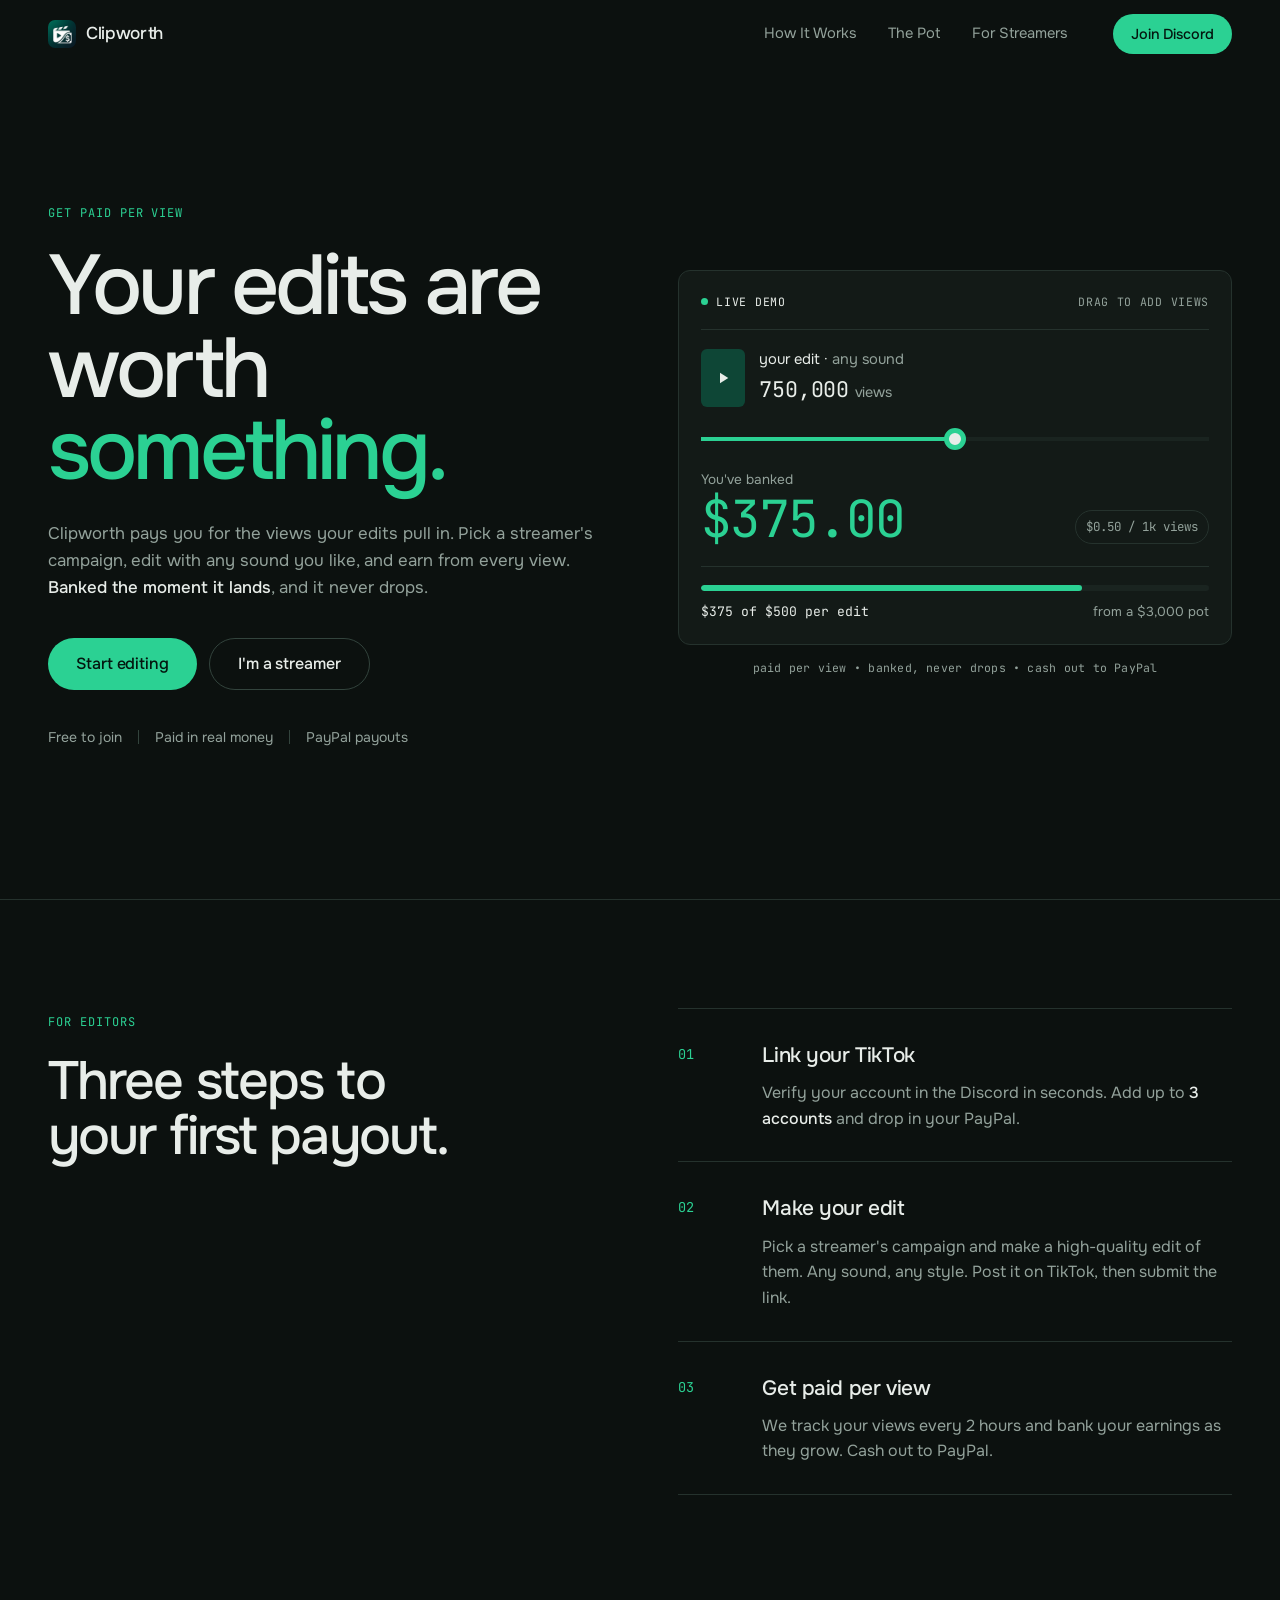
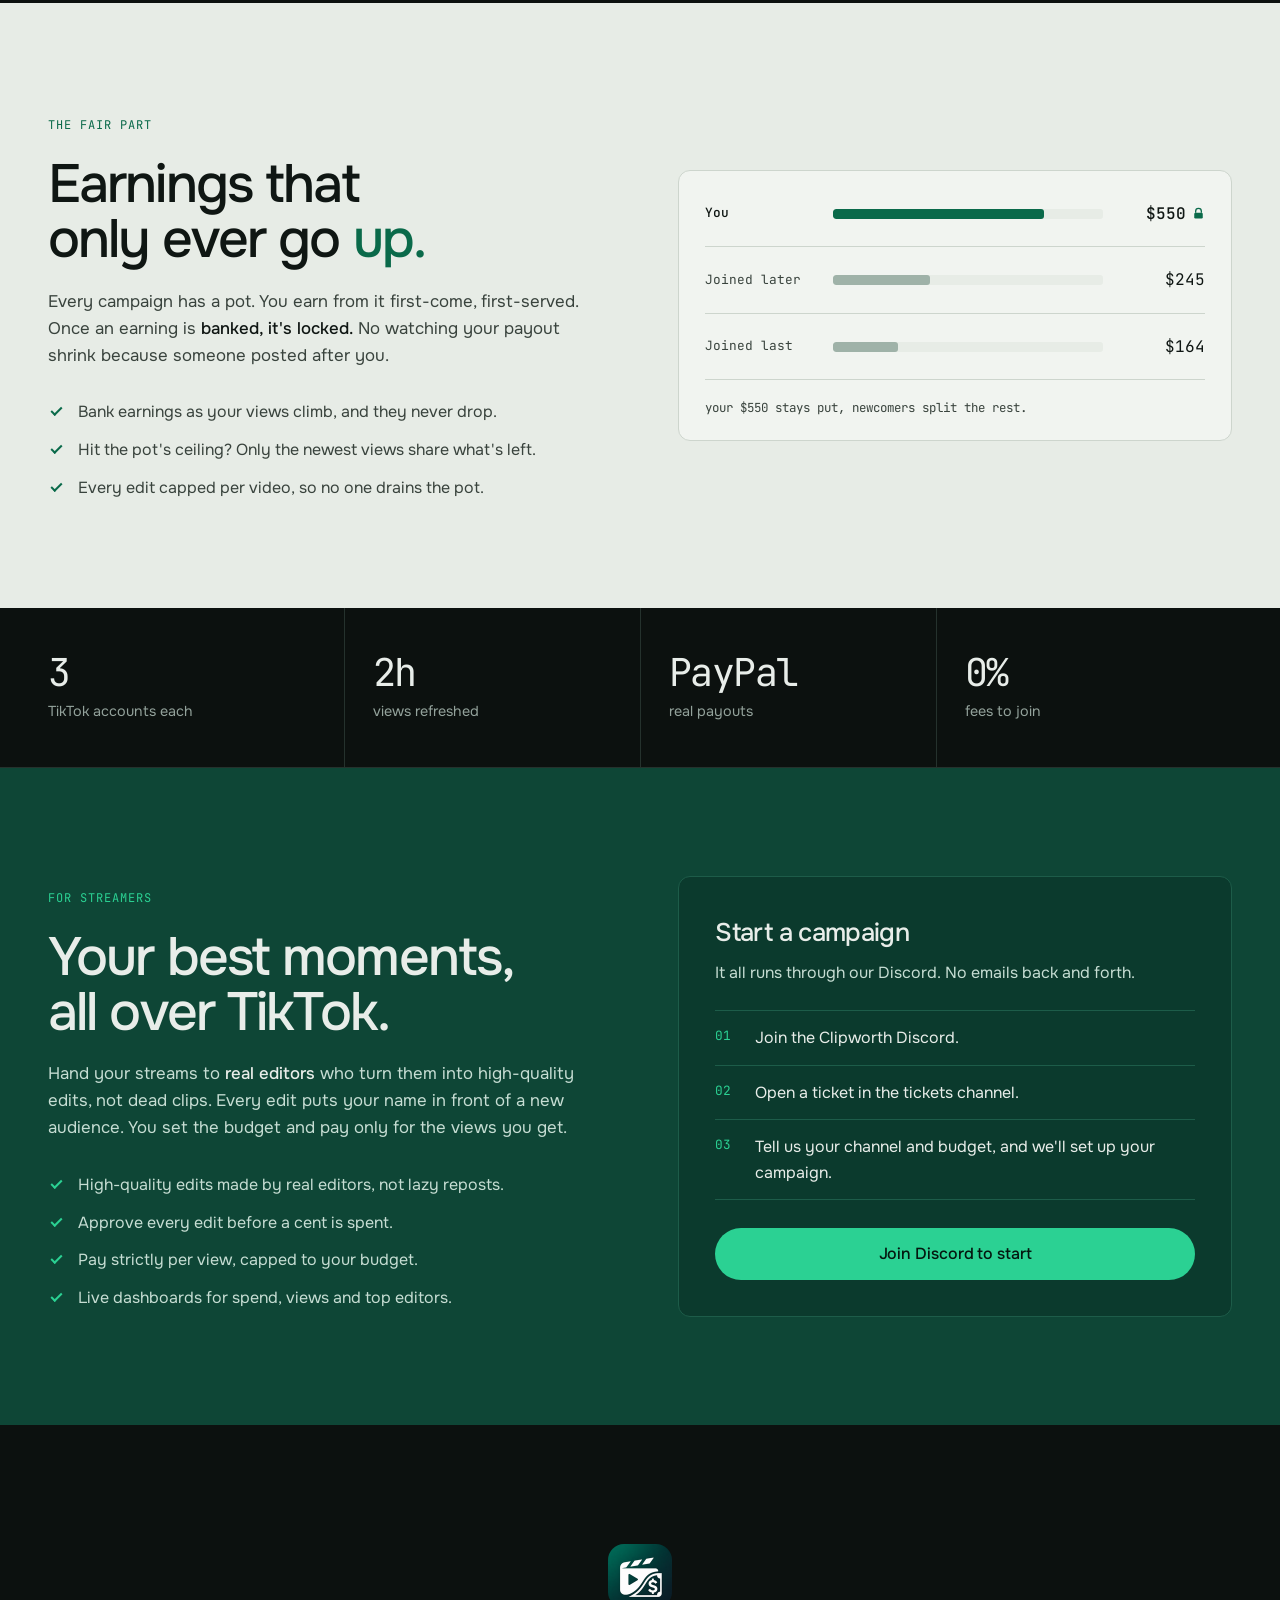
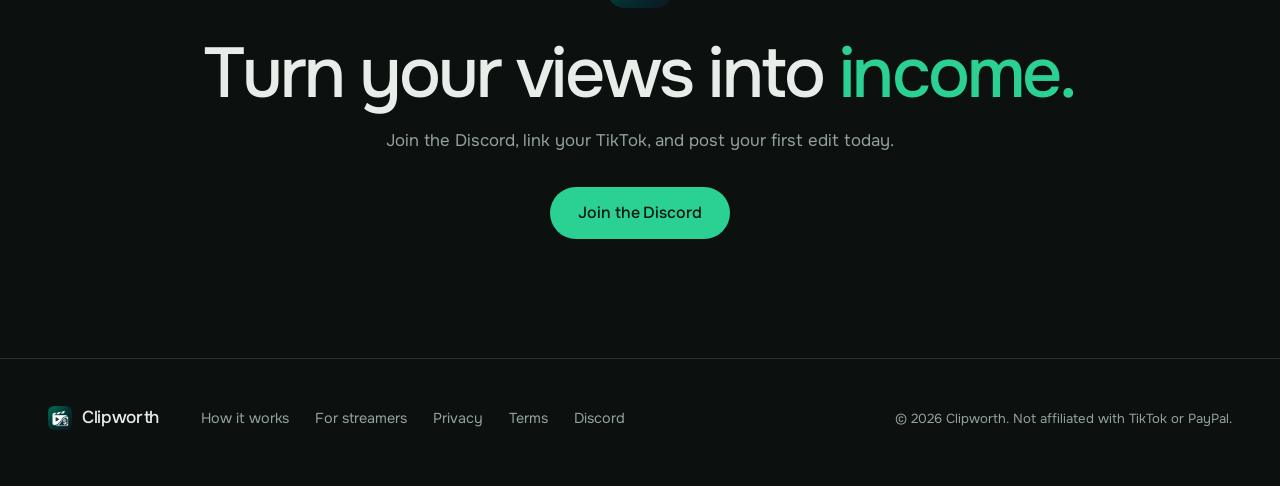
<file: index.html>
<!DOCTYPE html>
<html lang="en">
<head>
  <meta charset="UTF-8" />
  <meta name="viewport" content="width=device-width, initial-scale=1.0" />
  <title>Clipworth | Get paid for the views</title>
  <meta name="description" content="Clipworth pays editors for the views their TikTok edits get. Make high-quality edits of streamers, use any sound, and earn from every view, banked the moment it lands." />

  <!-- Open Graph -->
  <meta property="og:title" content="Clipworth | Get paid for the views" />
  <meta property="og:description" content="Make TikTok edits of streamers. Any sound. Earn per view, banked the moment it lands." />
  <meta property="og:type" content="website" />
  <meta property="og:image" content="assets/logo.png" />
  <meta name="twitter:card" content="summary" />
  <meta name="theme-color" content="#0c110f" />

  <link rel="icon" type="image/png" href="assets/logo-128.png" />

  <link rel="preconnect" href="https://fonts.googleapis.com" />
  <link rel="preconnect" href="https://fonts.gstatic.com" crossorigin />
  <link href="https://fonts.googleapis.com/css2?family=Onest:wght@400;500&family=JetBrains+Mono:wght@400;500&display=swap" rel="stylesheet" />

  <link rel="stylesheet" href="styles.css" />
</head>
<body>
  <!-- Nav -->
  <header class="nav" id="nav">
    <div class="nav-inner">
      <a class="brand" href="#top" aria-label="Clipworth home">
        <img src="assets/logo-128.png" alt="" class="brand-mark" width="28" height="28" fetchpriority="high" />
        <span class="brand-name" translate="no">Clipworth</span>
      </a>
      <nav class="nav-links" aria-label="Primary">
        <a href="#how">How It Works</a>
        <a href="#fairness">The Pot</a>
        <a href="#streamers">For Streamers</a>
      </nav>
      <a href="#" data-discord class="btn btn-solid btn-sm nav-cta">Join Discord</a>
      <button class="nav-burger" id="burger" aria-label="Menu" aria-expanded="false" aria-controls="nav">
        <span></span><span></span>
      </button>
    </div>
  </header>

  <main id="top">
    <!-- Hero -->
    <section class="hero">
      <div class="wrap hero-grid">
        <div class="hero-copy enter">
          <span class="eyebrow">Get paid per view</span>
          <h1 class="display">Your edits are<br/>worth <span class="grad">something.</span></h1>
          <p class="lede">
            Clipworth pays you for the views your edits pull in. Pick a streamer's
            campaign, edit with any sound you like, and earn from every view.
            <strong>Banked the moment it lands</strong>, and it never drops.
          </p>
          <div class="hero-actions">
            <a href="#" data-discord class="btn btn-solid btn-lg">Start editing</a>
            <a href="#streamers" class="btn btn-line btn-lg">I'm a streamer</a>
          </div>
          <div class="hero-trust">
            <span>Free to join</span><i></i><span>Paid in real money</span><i></i><span>PayPal payouts</span>
          </div>
        </div>

        <!-- Signature: live earnings demo -->
        <div class="hero-demo enter enter-2">
          <div class="demo" id="demo">
            <div class="demo-head">
              <span class="demo-live"><span class="pulse"></span>Live demo</span>
              <span class="demo-hint">drag to add views</span>
            </div>
            <div class="demo-clip">
              <div class="demo-thumb" aria-hidden="true">
                <svg viewBox="0 0 24 24" width="18" height="18"><path d="M8 5v14l11-7z" fill="currentColor"/></svg>
              </div>
              <div class="demo-clip-meta">
                <div class="demo-clip-title">your edit · <span class="muted">any sound</span></div>
                <div class="demo-views"><span id="viewNum" class="mono">0</span> <span class="muted">views</span></div>
              </div>
            </div>
            <input type="range" id="viewSlider" class="slider" min="0" max="1500000" value="750000" step="1000" aria-label="Views on your edit" />
            <div class="demo-earn">
              <div>
                <div class="earn-label">You've banked</div>
                <div class="earn-amount mono">$<span id="earnNum">0</span></div>
              </div>
              <div class="earn-rate mono">$0.50 / 1k views</div>
            </div>
            <div class="pot">
              <div class="pot-track"><span id="potFill" class="pot-fill"></span></div>
              <div class="pot-label">
                <span id="potText" class="mono">$0 of $500 per edit</span>
                <span class="muted">from a $3,000 pot</span>
              </div>
            </div>
          </div>
          <div class="demo-foot mono">paid per view • banked, never drops • cash out to PayPal</div>
        </div>
      </div>
    </section>

    <!-- How it works -->
    <section class="how" id="how">
      <div class="wrap how-grid">
        <div class="section-head">
          <span class="eyebrow">For editors</span>
          <h2 class="display">Three steps to your first payout.</h2>
        </div>
        <ol class="steps">
          <li class="step">
            <span class="step-no mono">01</span>
            <div class="step-body">
              <h3>Link your TikTok</h3>
              <p>Verify your account in the Discord in seconds. Add up to <strong>3 accounts</strong> and drop in your PayPal.</p>
            </div>
          </li>
          <li class="step">
            <span class="step-no mono">02</span>
            <div class="step-body">
              <h3>Make your edit</h3>
              <p>Pick a streamer's campaign and make a high-quality edit of them. Any sound, any style. Post it on TikTok, then submit the link.</p>
            </div>
          </li>
          <li class="step">
            <span class="step-no mono">03</span>
            <div class="step-body">
              <h3>Get paid per view</h3>
              <p>We track your views every 2 hours and bank your earnings as they grow. Cash out to PayPal.</p>
            </div>
          </li>
        </ol>
      </div>
    </section>

    <!-- The pot / fairness -->
    <section class="fairness" id="fairness">
      <div class="wrap fairness-grid">
        <div class="fairness-copy">
          <span class="eyebrow">The fair part</span>
          <h2 class="display">Earnings that only ever go <span class="grad">up.</span></h2>
          <p class="lede">
            Every campaign has a pot. You earn from it first-come, first-served.
            Once an earning is <strong>banked, it's locked.</strong> No watching
            your payout shrink because someone posted after you.
          </p>
          <ul class="ticks">
            <li>Bank earnings as your views climb, and they never drop.</li>
            <li>Hit the pot's ceiling? Only the newest views share what's left.</li>
            <li>Every edit capped per video, so no one drains the pot.</li>
          </ul>
        </div>
        <div class="ledger">
          <div class="bank-row is-you">
            <span class="bank-name mono">You</span>
            <span class="bank-bar"><span style="width:78%"></span></span>
            <span class="bank-val mono">$550 <svg class="lock" viewBox="0 0 16 16" width="13" height="13" aria-hidden="true"><path d="M4.5 7V5.25a3.5 3.5 0 0 1 7 0V7" fill="none" stroke="currentColor" stroke-width="1.6"/><rect x="2.75" y="7" width="10.5" height="7.25" rx="1.5" fill="currentColor"/></svg></span>
          </div>
          <div class="bank-row">
            <span class="bank-name mono">Joined later</span>
            <span class="bank-bar"><span style="width:36%"></span></span>
            <span class="bank-val mono">$245</span>
          </div>
          <div class="bank-row">
            <span class="bank-name mono">Joined last</span>
            <span class="bank-bar"><span style="width:24%"></span></span>
            <span class="bank-val mono">$164</span>
          </div>
          <div class="bank-foot mono">your $550 stays put, newcomers split the rest.</div>
        </div>
      </div>
    </section>

    <!-- Facts band -->
    <section class="facts">
      <div class="wrap facts-row">
        <div class="fact"><span class="fact-num mono">3</span><span class="fact-lbl">TikTok accounts each</span></div>
        <div class="fact"><span class="fact-num mono">2h</span><span class="fact-lbl">views refreshed</span></div>
        <div class="fact"><span class="fact-num mono">PayPal</span><span class="fact-lbl">real payouts</span></div>
        <div class="fact"><span class="fact-num mono">0%</span><span class="fact-lbl">fees to join</span></div>
      </div>
    </section>

    <!-- For streamers -->
    <section class="streamers" id="streamers">
      <div class="wrap streamers-grid">
        <div class="streamers-copy">
          <span class="eyebrow">For streamers</span>
          <h2 class="display">Your best moments, all over TikTok.</h2>
          <p class="lede">
            Hand your streams to <strong>real editors</strong> who turn them into
            high-quality edits, not dead clips. Every edit puts your name in
            front of a new audience. You set the budget and pay only for the
            views you get.
          </p>
          <ul class="ticks">
            <li>High-quality edits made by real editors, not lazy reposts.</li>
            <li>Approve every edit before a cent is spent.</li>
            <li>Pay strictly per view, capped to your budget.</li>
            <li>Live dashboards for spend, views and top editors.</li>
          </ul>
        </div>
        <div class="enquiry">
          <h3>Start a campaign</h3>
          <p class="enquiry-sub">It all runs through our Discord. No emails back and forth.</p>
          <ol class="enquiry-steps">
            <li>Join the Clipworth Discord.</li>
            <li>Open a ticket in the tickets channel.</li>
            <li>Tell us your channel and budget, and we'll set up your campaign.</li>
          </ol>
          <a href="#" data-discord class="btn btn-solid btn-block">Join Discord to start</a>
        </div>
      </div>
    </section>

    <!-- Final CTA -->
    <section class="cta">
      <div class="wrap cta-inner">
        <img src="assets/logo-128.png" alt="" class="cta-mark" width="64" height="64" loading="lazy" />
        <h2 class="display">Turn your views into <span class="grad">income.</span></h2>
        <p class="lede">Join the Discord, link your TikTok, and post your first edit today.</p>
        <a href="#" data-discord class="btn btn-solid btn-lg">Join the Discord</a>
      </div>
    </section>
  </main>

  <footer class="footer">
    <div class="wrap footer-inner">
      <div class="footer-brand">
        <img src="assets/logo-128.png" alt="" class="brand-mark" width="24" height="24" loading="lazy" />
        <span class="brand-name" translate="no">Clipworth</span>
      </div>
      <nav class="footer-links" aria-label="Footer">
        <a href="#how">How it works</a>
        <a href="#streamers">For streamers</a>
        <a href="privacy.html">Privacy</a>
        <a href="terms.html">Terms</a>
        <a href="#" data-discord>Discord</a>
      </nav>
      <p class="footer-fine">© <span id="year">2026</span> Clipworth. Not affiliated with TikTok or PayPal.</p>
    </div>
  </footer>

  <script src="script.js"></script>
</body>
</html>
</file>
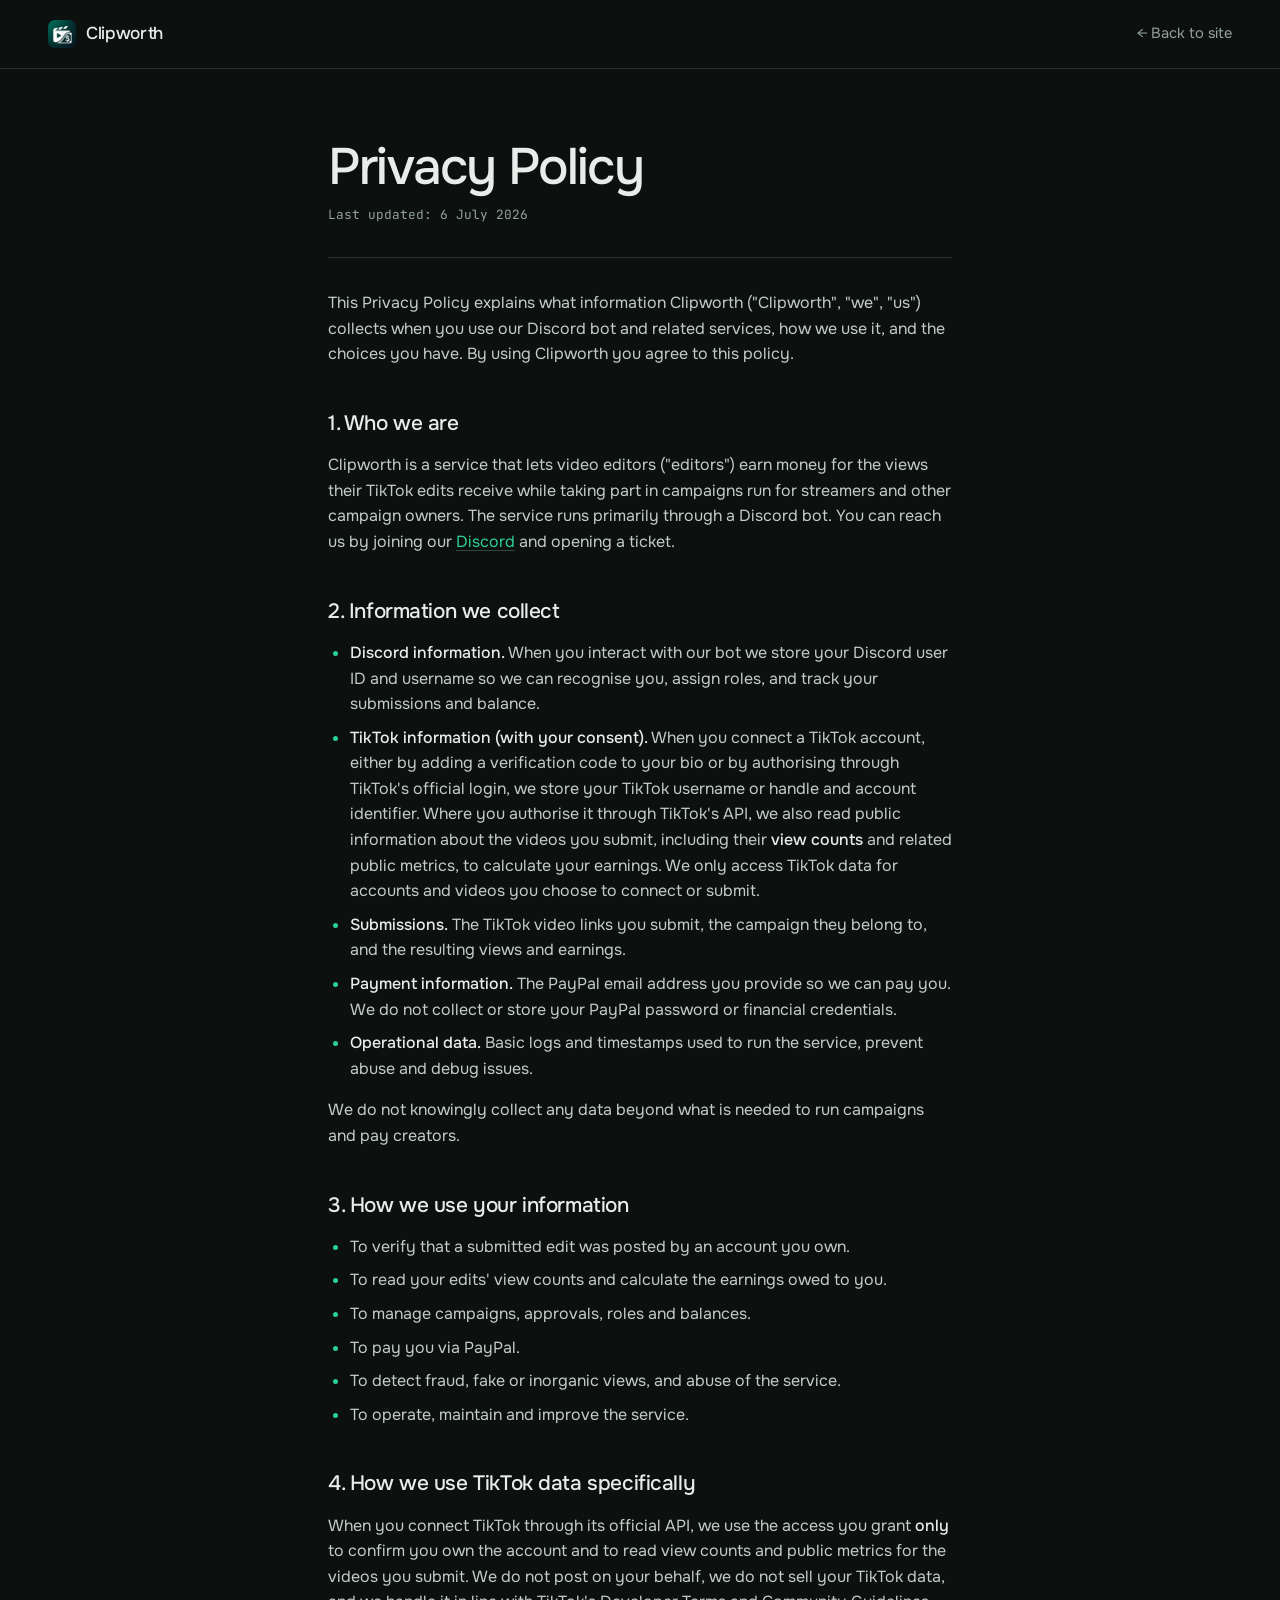
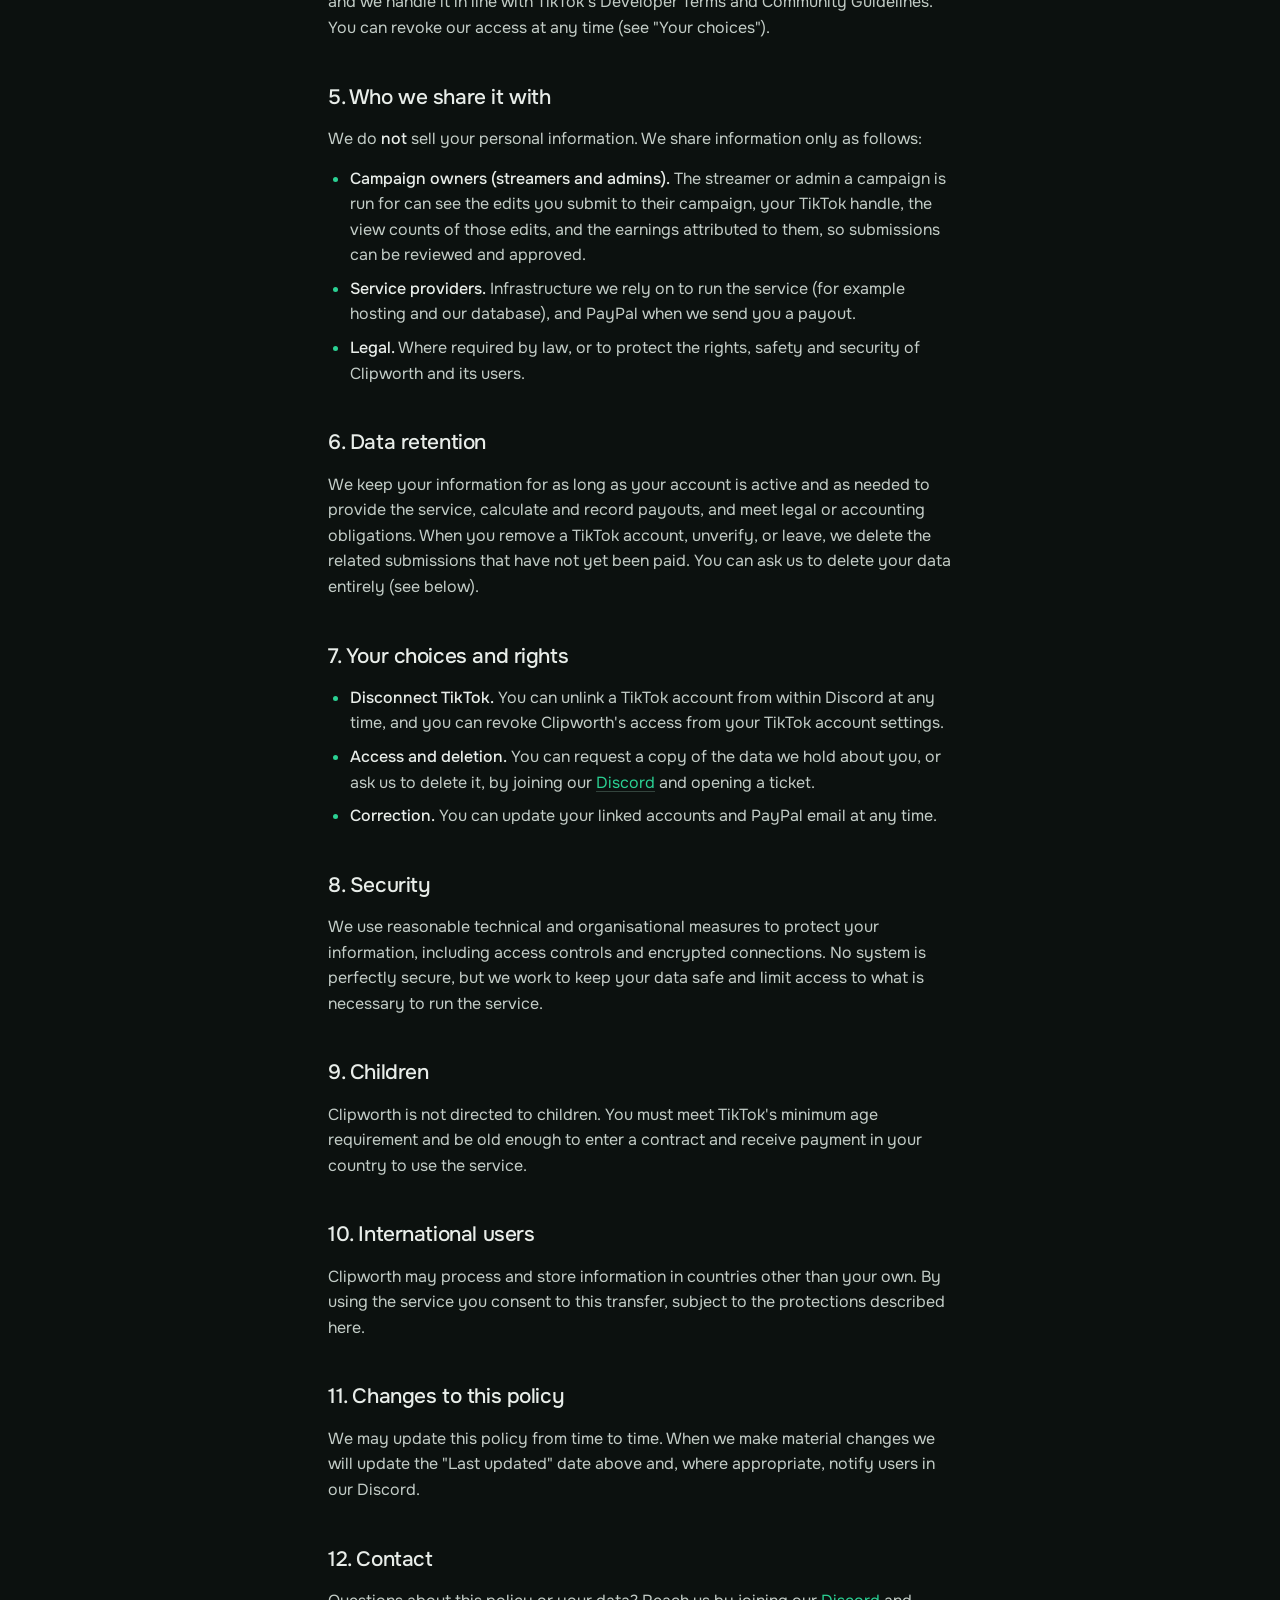
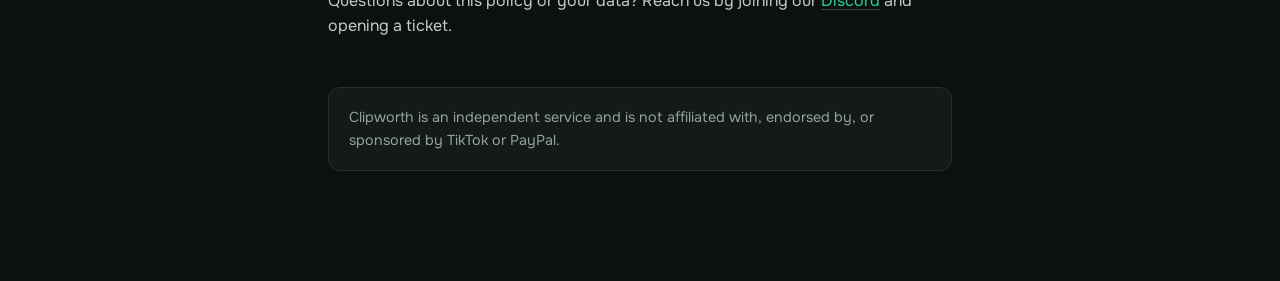
<file: privacy.html>
<!DOCTYPE html>
<html lang="en">
<head>
  <meta charset="UTF-8" />
  <meta name="viewport" content="width=device-width, initial-scale=1.0" />
  <title>Privacy Policy | Clipworth</title>
  <meta name="description" content="How Clipworth collects, uses and protects your data." />
  <meta name="robots" content="index,follow" />
  <meta name="theme-color" content="#0c110f" />
  <link rel="icon" type="image/png" href="assets/logo-128.png" />
  <link rel="preconnect" href="https://fonts.googleapis.com" />
  <link rel="preconnect" href="https://fonts.gstatic.com" crossorigin />
  <link href="https://fonts.googleapis.com/css2?family=Onest:wght@400;500&family=JetBrains+Mono:wght@400;500&display=swap" rel="stylesheet" />
  <link rel="stylesheet" href="styles.css" />
</head>
<body>
  <header class="legal-nav">
    <a class="brand" href="index.html" aria-label="Clipworth home">
      <img src="assets/logo-128.png" alt="" class="brand-mark" width="28" height="28" />
      <span class="brand-name" translate="no">Clipworth</span>
    </a>
    <a class="back" href="index.html">← Back to site</a>
  </header>

  <main class="legal">
    <h1>Privacy Policy</h1>
    <p class="updated">Last updated: 6 July 2026</p>

    <p>This Privacy Policy explains what information Clipworth ("Clipworth", "we", "us") collects when you use our Discord bot and related services, how we use it, and the choices you have. By using Clipworth you agree to this policy.</p>

    <h2>1. Who we are</h2>
    <p>Clipworth is a service that lets video editors ("editors") earn money for the views their TikTok edits receive while taking part in campaigns run for streamers and other campaign owners. The service runs primarily through a Discord bot. You can reach us by joining our <a href="https://discord.gg/85J8GQTShh">Discord</a> and opening a ticket.</p>

    <h2>2. Information we collect</h2>
    <ul>
      <li><strong>Discord information.</strong> When you interact with our bot we store your Discord user ID and username so we can recognise you, assign roles, and track your submissions and balance.</li>
      <li><strong>TikTok information (with your consent).</strong> When you connect a TikTok account, either by adding a verification code to your bio or by authorising through TikTok's official login, we store your TikTok username or handle and account identifier. Where you authorise it through TikTok's API, we also read public information about the videos you submit, including their <strong>view counts</strong> and related public metrics, to calculate your earnings. We only access TikTok data for accounts and videos you choose to connect or submit.</li>
      <li><strong>Submissions.</strong> The TikTok video links you submit, the campaign they belong to, and the resulting views and earnings.</li>
      <li><strong>Payment information.</strong> The PayPal email address you provide so we can pay you. We do not collect or store your PayPal password or financial credentials.</li>
      <li><strong>Operational data.</strong> Basic logs and timestamps used to run the service, prevent abuse and debug issues.</li>
    </ul>
    <p>We do not knowingly collect any data beyond what is needed to run campaigns and pay creators.</p>

    <h2>3. How we use your information</h2>
    <ul>
      <li>To verify that a submitted edit was posted by an account you own.</li>
      <li>To read your edits' view counts and calculate the earnings owed to you.</li>
      <li>To manage campaigns, approvals, roles and balances.</li>
      <li>To pay you via PayPal.</li>
      <li>To detect fraud, fake or inorganic views, and abuse of the service.</li>
      <li>To operate, maintain and improve the service.</li>
    </ul>

    <h2>4. How we use TikTok data specifically</h2>
    <p>When you connect TikTok through its official API, we use the access you grant <strong>only</strong> to confirm you own the account and to read view counts and public metrics for the videos you submit. We do not post on your behalf, we do not sell your TikTok data, and we handle it in line with TikTok's Developer Terms and Community Guidelines. You can revoke our access at any time (see "Your choices").</p>

    <h2>5. Who we share it with</h2>
    <p>We do <strong>not</strong> sell your personal information. We share information only as follows:</p>
    <ul>
      <li><strong>Campaign owners (streamers and admins).</strong> The streamer or admin a campaign is run for can see the edits you submit to their campaign, your TikTok handle, the view counts of those edits, and the earnings attributed to them, so submissions can be reviewed and approved.</li>
      <li><strong>Service providers.</strong> Infrastructure we rely on to run the service (for example hosting and our database), and PayPal when we send you a payout.</li>
      <li><strong>Legal.</strong> Where required by law, or to protect the rights, safety and security of Clipworth and its users.</li>
    </ul>

    <h2>6. Data retention</h2>
    <p>We keep your information for as long as your account is active and as needed to provide the service, calculate and record payouts, and meet legal or accounting obligations. When you remove a TikTok account, unverify, or leave, we delete the related submissions that have not yet been paid. You can ask us to delete your data entirely (see below).</p>

    <h2>7. Your choices and rights</h2>
    <ul>
      <li><strong>Disconnect TikTok.</strong> You can unlink a TikTok account from within Discord at any time, and you can revoke Clipworth's access from your TikTok account settings.</li>
      <li><strong>Access and deletion.</strong> You can request a copy of the data we hold about you, or ask us to delete it, by joining our <a href="https://discord.gg/85J8GQTShh">Discord</a> and opening a ticket.</li>
      <li><strong>Correction.</strong> You can update your linked accounts and PayPal email at any time.</li>
    </ul>

    <h2>8. Security</h2>
    <p>We use reasonable technical and organisational measures to protect your information, including access controls and encrypted connections. No system is perfectly secure, but we work to keep your data safe and limit access to what is necessary to run the service.</p>

    <h2>9. Children</h2>
    <p>Clipworth is not directed to children. You must meet TikTok's minimum age requirement and be old enough to enter a contract and receive payment in your country to use the service.</p>

    <h2>10. International users</h2>
    <p>Clipworth may process and store information in countries other than your own. By using the service you consent to this transfer, subject to the protections described here.</p>

    <h2>11. Changes to this policy</h2>
    <p>We may update this policy from time to time. When we make material changes we will update the "Last updated" date above and, where appropriate, notify users in our Discord.</p>

    <h2>12. Contact</h2>
    <p>Questions about this policy or your data? Reach us by joining our <a href="https://discord.gg/85J8GQTShh">Discord</a> and opening a ticket.</p>

    <p class="note">Clipworth is an independent service and is not affiliated with, endorsed by, or sponsored by TikTok or PayPal.</p>
  </main>
</body>
</html>
</file>
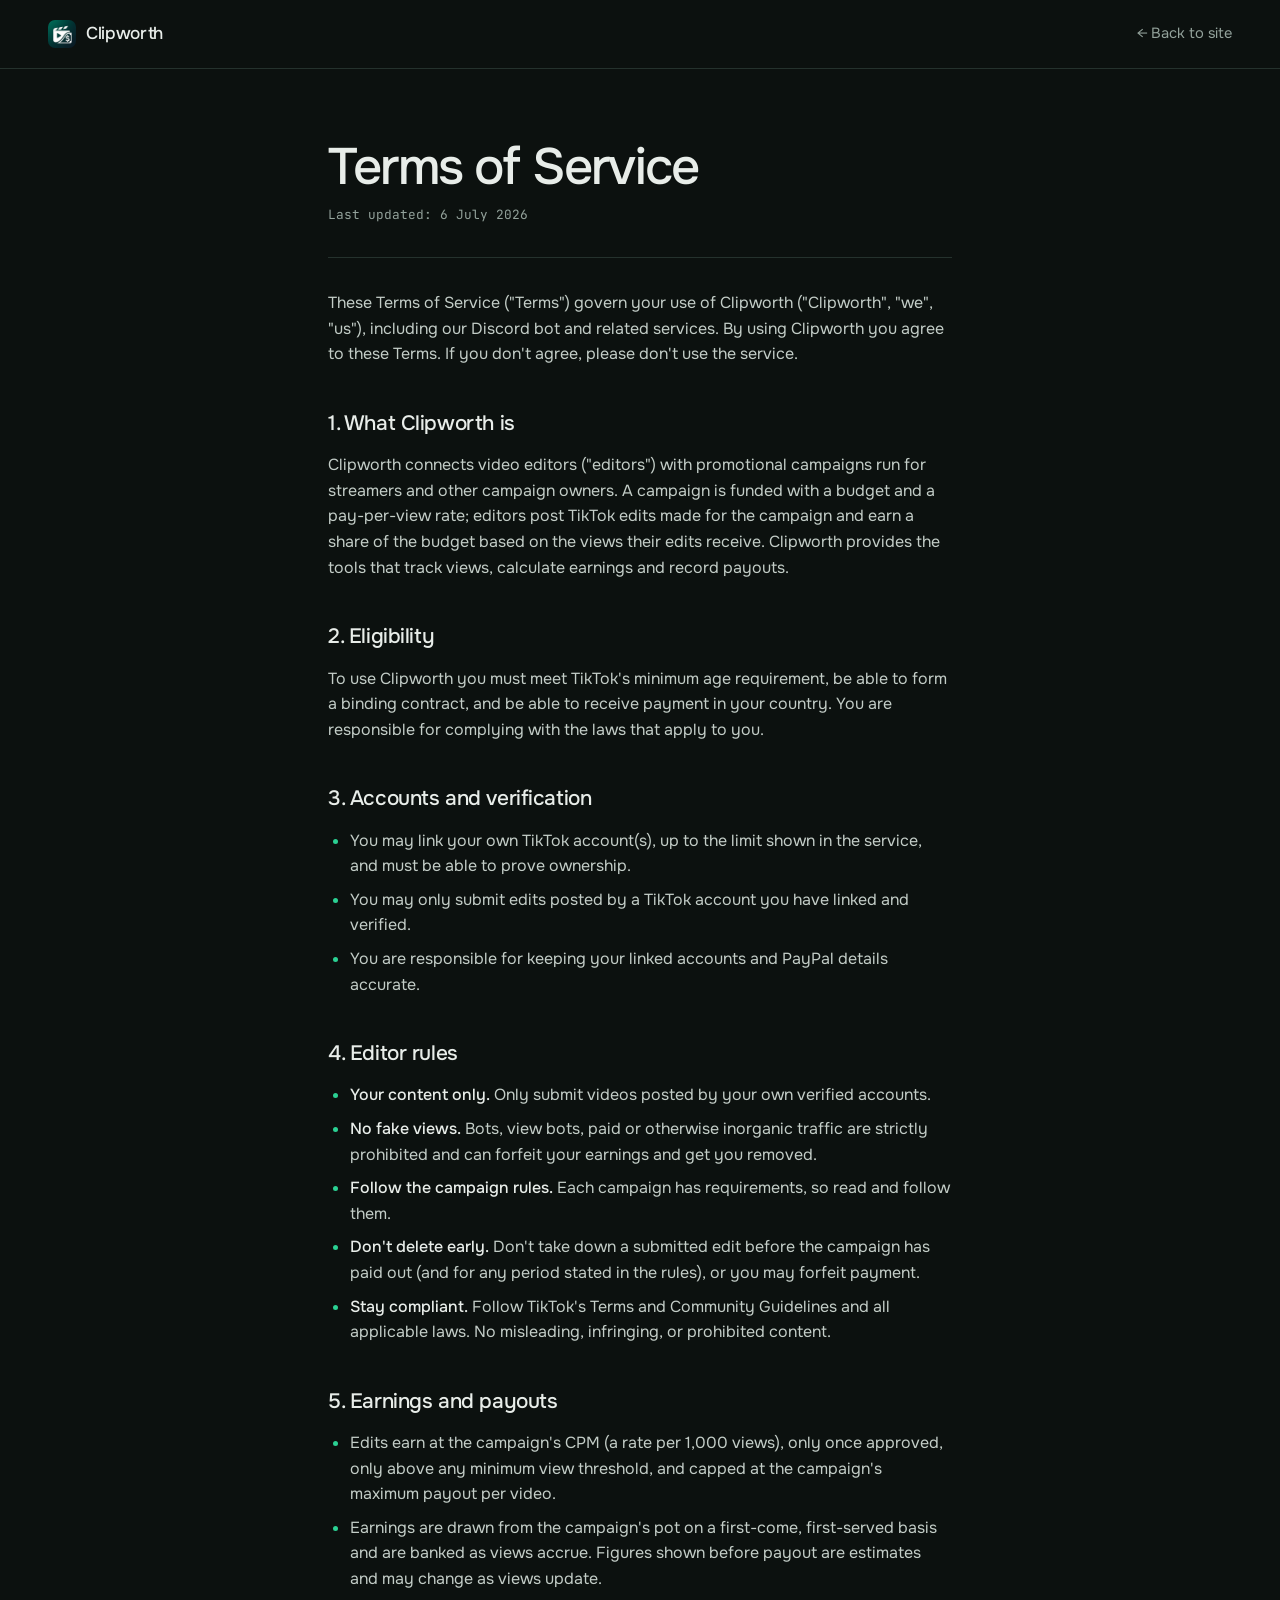
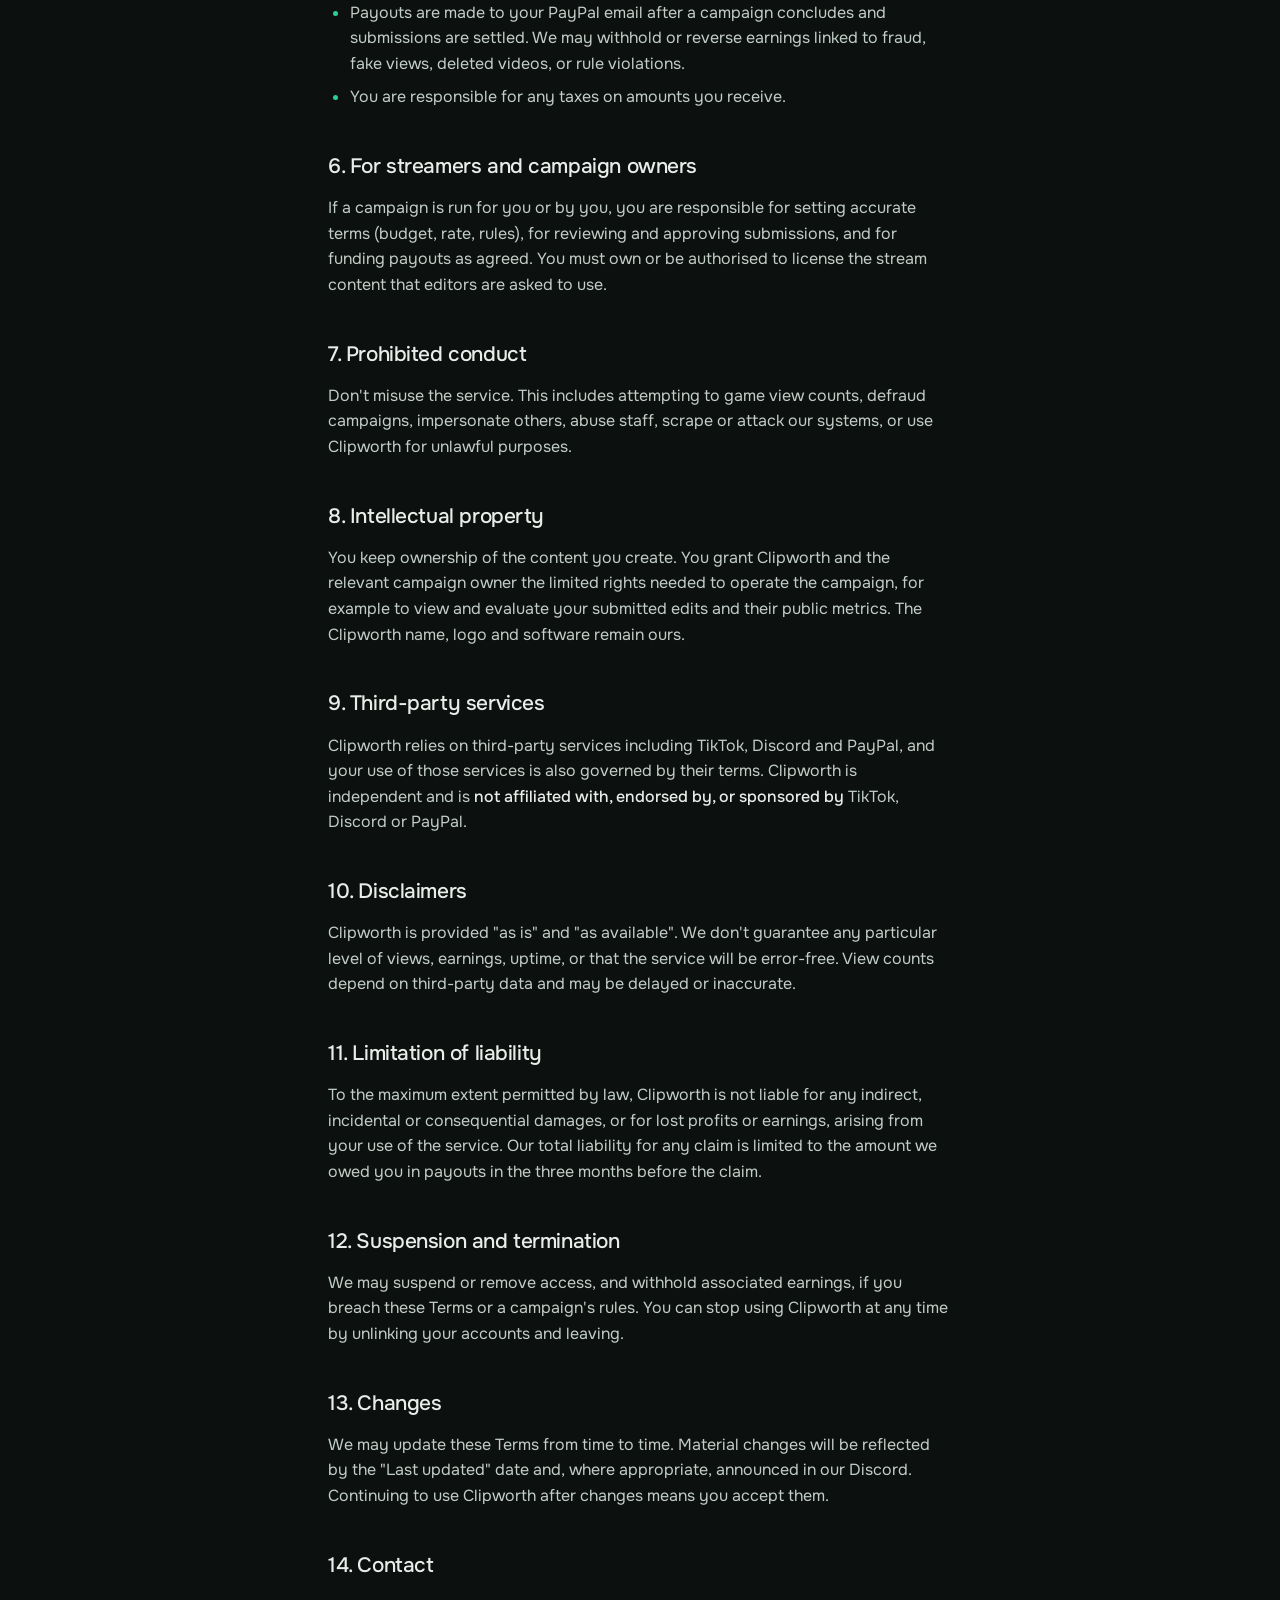
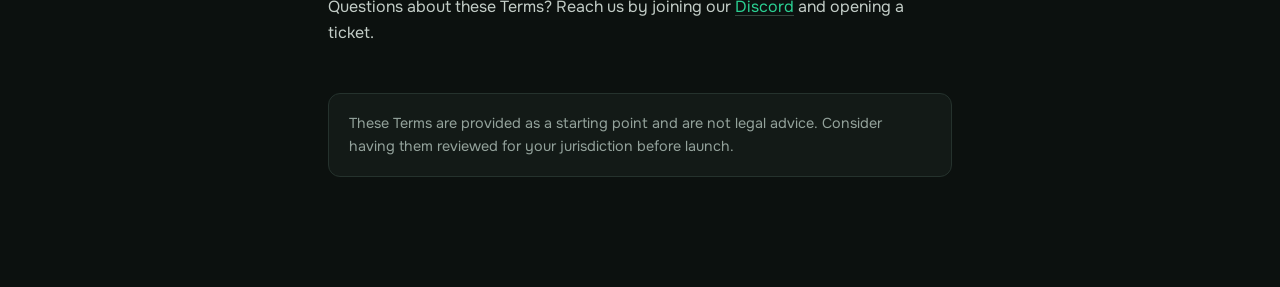
<file: terms.html>
<!DOCTYPE html>
<html lang="en">
<head>
  <meta charset="UTF-8" />
  <meta name="viewport" content="width=device-width, initial-scale=1.0" />
  <title>Terms of Service | Clipworth</title>
  <meta name="description" content="The terms that govern your use of Clipworth." />
  <meta name="robots" content="index,follow" />
  <meta name="theme-color" content="#0c110f" />
  <link rel="icon" type="image/png" href="assets/logo-128.png" />
  <link rel="preconnect" href="https://fonts.googleapis.com" />
  <link rel="preconnect" href="https://fonts.gstatic.com" crossorigin />
  <link href="https://fonts.googleapis.com/css2?family=Onest:wght@400;500&family=JetBrains+Mono:wght@400;500&display=swap" rel="stylesheet" />
  <link rel="stylesheet" href="styles.css" />
</head>
<body>
  <header class="legal-nav">
    <a class="brand" href="index.html" aria-label="Clipworth home">
      <img src="assets/logo-128.png" alt="" class="brand-mark" width="28" height="28" />
      <span class="brand-name" translate="no">Clipworth</span>
    </a>
    <a class="back" href="index.html">← Back to site</a>
  </header>

  <main class="legal">
    <h1>Terms of Service</h1>
    <p class="updated">Last updated: 6 July 2026</p>

    <p>These Terms of Service ("Terms") govern your use of Clipworth ("Clipworth", "we", "us"), including our Discord bot and related services. By using Clipworth you agree to these Terms. If you don't agree, please don't use the service.</p>

    <h2>1. What Clipworth is</h2>
    <p>Clipworth connects video editors ("editors") with promotional campaigns run for streamers and other campaign owners. A campaign is funded with a budget and a pay-per-view rate; editors post TikTok edits made for the campaign and earn a share of the budget based on the views their edits receive. Clipworth provides the tools that track views, calculate earnings and record payouts.</p>

    <h2>2. Eligibility</h2>
    <p>To use Clipworth you must meet TikTok's minimum age requirement, be able to form a binding contract, and be able to receive payment in your country. You are responsible for complying with the laws that apply to you.</p>

    <h2>3. Accounts and verification</h2>
    <ul>
      <li>You may link your own TikTok account(s), up to the limit shown in the service, and must be able to prove ownership.</li>
      <li>You may only submit edits posted by a TikTok account you have linked and verified.</li>
      <li>You are responsible for keeping your linked accounts and PayPal details accurate.</li>
    </ul>

    <h2>4. Editor rules</h2>
    <ul>
      <li><strong>Your content only.</strong> Only submit videos posted by your own verified accounts.</li>
      <li><strong>No fake views.</strong> Bots, view bots, paid or otherwise inorganic traffic are strictly prohibited and can forfeit your earnings and get you removed.</li>
      <li><strong>Follow the campaign rules.</strong> Each campaign has requirements, so read and follow them.</li>
      <li><strong>Don't delete early.</strong> Don't take down a submitted edit before the campaign has paid out (and for any period stated in the rules), or you may forfeit payment.</li>
      <li><strong>Stay compliant.</strong> Follow TikTok's Terms and Community Guidelines and all applicable laws. No misleading, infringing, or prohibited content.</li>
    </ul>

    <h2>5. Earnings and payouts</h2>
    <ul>
      <li>Edits earn at the campaign's CPM (a rate per 1,000 views), only once approved, only above any minimum view threshold, and capped at the campaign's maximum payout per video.</li>
      <li>Earnings are drawn from the campaign's pot on a first-come, first-served basis and are banked as views accrue. Figures shown before payout are estimates and may change as views update.</li>
      <li>Payouts are made to your PayPal email after a campaign concludes and submissions are settled. We may withhold or reverse earnings linked to fraud, fake views, deleted videos, or rule violations.</li>
      <li>You are responsible for any taxes on amounts you receive.</li>
    </ul>

    <h2>6. For streamers and campaign owners</h2>
    <p>If a campaign is run for you or by you, you are responsible for setting accurate terms (budget, rate, rules), for reviewing and approving submissions, and for funding payouts as agreed. You must own or be authorised to license the stream content that editors are asked to use.</p>

    <h2>7. Prohibited conduct</h2>
    <p>Don't misuse the service. This includes attempting to game view counts, defraud campaigns, impersonate others, abuse staff, scrape or attack our systems, or use Clipworth for unlawful purposes.</p>

    <h2>8. Intellectual property</h2>
    <p>You keep ownership of the content you create. You grant Clipworth and the relevant campaign owner the limited rights needed to operate the campaign, for example to view and evaluate your submitted edits and their public metrics. The Clipworth name, logo and software remain ours.</p>

    <h2>9. Third-party services</h2>
    <p>Clipworth relies on third-party services including TikTok, Discord and PayPal, and your use of those services is also governed by their terms. Clipworth is independent and is <strong>not affiliated with, endorsed by, or sponsored by</strong> TikTok, Discord or PayPal.</p>

    <h2>10. Disclaimers</h2>
    <p>Clipworth is provided "as is" and "as available". We don't guarantee any particular level of views, earnings, uptime, or that the service will be error-free. View counts depend on third-party data and may be delayed or inaccurate.</p>

    <h2>11. Limitation of liability</h2>
    <p>To the maximum extent permitted by law, Clipworth is not liable for any indirect, incidental or consequential damages, or for lost profits or earnings, arising from your use of the service. Our total liability for any claim is limited to the amount we owed you in payouts in the three months before the claim.</p>

    <h2>12. Suspension and termination</h2>
    <p>We may suspend or remove access, and withhold associated earnings, if you breach these Terms or a campaign's rules. You can stop using Clipworth at any time by unlinking your accounts and leaving.</p>

    <h2>13. Changes</h2>
    <p>We may update these Terms from time to time. Material changes will be reflected by the "Last updated" date and, where appropriate, announced in our Discord. Continuing to use Clipworth after changes means you accept them.</p>

    <h2>14. Contact</h2>
    <p>Questions about these Terms? Reach us by joining our <a href="https://discord.gg/85J8GQTShh">Discord</a> and opening a ticket.</p>

    <p class="note">These Terms are provided as a starting point and are not legal advice. Consider having them reviewed for your jurisdiction before launch.</p>
  </main>
</body>
</html>
</file>
<file: styles.css>
/* Clipworth: tokens and rules live in DESIGN.md */
:root {
  --bg: #0c110f;
  --surface: #131a17;
  --raised: #1a2420;
  --line: #25322d;
  --line-2: #33443d;
  --ink: #e8ede9;
  --muted: #93a29b;
  --accent: #2bd193;
  --accent-hover: #4fe0aa;
  --accent-ink: #04170f;
  --forest: #0e4636;
  --forest-2: #0b3a2d;
  --forest-line: #1d5c49;
  --forest-muted: #c6ddd3;
  --paper: #e7ece6;
  --paper-2: #f1f4f0;
  --paper-ink: #0f1613;
  --paper-muted: #39433d;
  --paper-line: #cdd5cd;
  --accent-deep: #0a6a4a;

  --font: "Onest", system-ui, -apple-system, "Segoe UI", sans-serif;
  --mono: "JetBrains Mono", ui-monospace, "Cascadia Mono", monospace;

  --maxw: 1200px;
  --gutter: clamp(20px, 5vw, 48px);
  --section: clamp(88px, 12vh, 140px);
  --split: minmax(0, 1fr) minmax(0, 1fr);
  --split-gap: clamp(40px, 6vw, 88px);
  --r-sm: 6px;
  --r: 12px;
  --ease: cubic-bezier(.2, .7, .2, 1);
}

*, *::before, *::after { box-sizing: border-box; margin: 0; padding: 0; }
html { color-scheme: dark; scroll-behavior: smooth; -webkit-text-size-adjust: 100%; scroll-padding-top: 72px; -webkit-tap-highlight-color: transparent; }
a, button, input { touch-action: manipulation; }
body {
  font-family: var(--font);
  font-size: 1rem;
  line-height: 1.6;
  color: var(--ink);
  background: var(--bg);
  -webkit-font-smoothing: antialiased;
  text-rendering: optimizeLegibility;
  overflow-x: hidden;
}
img { max-width: 100%; display: block; }
a { color: inherit; text-decoration: none; }
strong { font-weight: 500; color: var(--ink); }
ol, ul { list-style: none; }
::selection { background: var(--accent); color: var(--accent-ink); }
:focus-visible { outline: 2px solid var(--accent); outline-offset: 3px; border-radius: 4px; }
.btn:focus-visible { outline-color: var(--ink); border-radius: 999px; }
.fairness :focus-visible { outline-color: var(--paper-ink); }

.wrap { width: 100%; max-width: calc(var(--maxw) + var(--gutter) * 2); margin: 0 auto; padding: 0 var(--gutter); }
.mono { font-family: var(--mono); font-variant-numeric: tabular-nums; font-feature-settings: "zero" 0; }
.muted { color: var(--muted); }
.grad { color: var(--accent); }

.display {
  font-weight: 500;
  letter-spacing: -.035em;
  line-height: 1.02;
  text-wrap: balance;
}
h2.display { font-size: clamp(2.1rem, 4.2vw, 3.4rem); }
.lede { font-size: clamp(1.05rem, 1.3vw, 1.15rem); color: var(--muted); max-width: 34em; text-wrap: pretty; }
.eyebrow {
  display: inline-block;
  font-family: var(--mono);
  font-size: .75rem;
  letter-spacing: .08em;
  text-transform: uppercase;
  color: var(--accent);
  margin-bottom: 22px;
}

/* ---------- Buttons ---------- */
.btn {
  display: inline-flex; align-items: center; justify-content: center;
  min-height: 44px; padding: 0 22px;
  border-radius: 999px;
  font: 500 .95rem/1 var(--font);
  letter-spacing: -.005em;
  white-space: nowrap;
  cursor: pointer;
  transition: background-color .18s var(--ease), border-color .18s var(--ease), color .18s var(--ease), transform .18s var(--ease);
}
.btn:hover { transform: translateY(-1px); }
.btn:active { transform: translateY(0) scale(.98); }
.btn-solid { background: var(--accent); color: var(--accent-ink); }
.btn-solid:hover { background: var(--accent-hover); }
.btn-line { border: 1px solid var(--line-2); color: var(--ink); }
.btn-line:hover { border-color: var(--muted); background: var(--surface); }
.btn-lg { min-height: 52px; padding: 0 28px; font-size: 1rem; }
.btn-sm { min-height: 40px; padding: 0 18px; font-size: .9rem; }
.btn-block { display: flex; width: 100%; min-height: 52px; font-size: 1rem; }

/* ---------- Nav ---------- */
.nav {
  position: fixed; inset: 0 0 auto 0; z-index: 50;
  border-bottom: 1px solid transparent;
  transition: background-color .25s, border-color .25s;
}
.nav.scrolled, .nav.open { background: var(--bg); border-bottom-color: var(--line); }
.nav-inner {
  max-width: calc(var(--maxw) + var(--gutter) * 2); margin: 0 auto;
  padding: 0 var(--gutter); height: 68px;
  display: flex; align-items: center; gap: 32px;
}
.brand { display: inline-flex; align-items: center; gap: 10px; min-height: 44px; }
.brand-mark { width: 28px; height: 28px; border-radius: 7px; }
.brand-name { font-weight: 500; font-size: 1.08rem; letter-spacing: -.02em; }
.nav-links { display: flex; gap: 4px; margin-left: auto; }
.nav-links a {
  position: relative; padding: 10px 14px; font-size: .92rem; color: var(--muted);
  transition: color .18s;
}
.nav-links a::after {
  content: ""; position: absolute; left: 14px; right: 14px; bottom: 6px; height: 1px;
  background: currentColor; transform: scaleX(0); transform-origin: left; transition: transform .25s var(--ease);
}
.nav-links a:hover { color: var(--ink); }
.nav-links a:hover::after { transform: scaleX(1); }
.nav-burger {
  display: none; margin-left: auto; width: 44px; height: 44px;
  background: none; border: 0; cursor: pointer; position: relative;
}
.nav-burger span {
  position: absolute; left: 12px; right: 12px; height: 1.5px; background: var(--ink);
  transition: transform .25s var(--ease), top .25s var(--ease);
}
.nav-burger span:first-child { top: 17px; }
.nav-burger span:last-child { top: 25px; }
.nav.open .nav-burger span:first-child { top: 21px; transform: rotate(45deg); }
.nav.open .nav-burger span:last-child { top: 21px; transform: rotate(-45deg); }

/* ---------- Hero ---------- */
.hero {
  min-height: 100svh;
  display: flex; align-items: center;
  padding: 120px 0 72px;
  border-bottom: 1px solid var(--line);
}
.hero-grid {
  display: grid; grid-template-columns: var(--split);
  gap: var(--split-gap); align-items: center;
}
.hero h1 { font-size: clamp(3rem, 6.6vw, 5.5rem); letter-spacing: -.045em; line-height: .98; margin-bottom: 28px; }
.hero .lede { margin-bottom: 36px; }
.hero-actions { display: flex; flex-wrap: wrap; gap: 12px; margin-bottom: 36px; }
.hero-trust {
  display: flex; flex-wrap: wrap; align-items: center; gap: 10px 16px;
  font-size: .875rem; color: var(--muted);
}
.hero-trust i { width: 1px; height: 14px; background: var(--line-2); }

/* Live demo */
.demo {
  background: var(--surface);
  border: 1px solid var(--line);
  border-radius: var(--r);
  padding: 22px;
}
.demo-head {
  display: flex; justify-content: space-between; align-items: center;
  font-family: var(--mono); font-size: .72rem; letter-spacing: .06em; text-transform: uppercase;
  color: var(--muted);
  padding-bottom: 18px; margin-bottom: 18px; border-bottom: 1px solid var(--line);
}
.demo-live { display: inline-flex; align-items: center; gap: 8px; color: var(--ink); }
.pulse { width: 7px; height: 7px; border-radius: 50%; background: var(--accent); animation: blink 2.4s ease-in-out infinite; }
@keyframes blink { 50% { opacity: .35; } }
.demo-clip { display: flex; align-items: center; gap: 14px; }
.demo-thumb {
  flex: none; width: 44px; height: 58px; border-radius: var(--r-sm);
  background: var(--forest); color: var(--ink);
  display: grid; place-items: center;
}
.demo-clip-title { font-size: .92rem; color: var(--ink); }
.demo-views { font-size: 1.35rem; letter-spacing: -.01em; }
.demo-views .muted { font-size: .9rem; font-family: var(--font); }

.slider {
  -webkit-appearance: none; appearance: none;
  display: block; width: 100%; height: 44px; margin: 10px 0 8px;
  cursor: pointer; background-color: transparent;
  background-image: linear-gradient(var(--accent), var(--accent)), linear-gradient(var(--raised), var(--raised));
  background-repeat: no-repeat;
  background-position: 0 50%, 0 50%;
  background-size: var(--fill, 50%) 4px, 100% 4px;
}
.slider::-webkit-slider-thumb {
  -webkit-appearance: none; width: 22px; height: 22px; border-radius: 50%;
  background: var(--ink); border: 5px solid var(--accent); cursor: grab;
  transition: transform .15s var(--ease);
}
.slider::-webkit-slider-thumb:hover { transform: scale(1.1); }
.slider::-webkit-slider-thumb:active { cursor: grabbing; }
.slider::-moz-range-thumb { width: 12px; height: 12px; border-radius: 50%; background: var(--ink); border: 5px solid var(--accent); cursor: grab; }

.demo-earn { display: flex; flex-wrap: wrap; justify-content: space-between; align-items: flex-end; gap: 12px; margin-bottom: 22px; }
.earn-label { font-size: .85rem; color: var(--muted); margin-bottom: 2px; }
.earn-amount { font-size: clamp(2.4rem, 4.2vw, 3.2rem); line-height: 1; letter-spacing: -.04em; color: var(--accent); }
.earn-rate {
  font-size: .78rem; color: var(--muted);
  border: 1px solid var(--line); border-radius: 999px; padding: 6px 10px; white-space: nowrap;
}
.pot { padding-top: 18px; border-top: 1px solid var(--line); }
.pot-track { height: 6px; background: var(--raised); border-radius: 99px; overflow: hidden; }
.pot-fill { display: block; height: 100%; width: 0; background: var(--accent); border-radius: 99px; }
.pot-label { display: flex; justify-content: space-between; gap: 12px; flex-wrap: wrap; margin-top: 10px; font-size: .82rem; }
.demo-foot { margin-top: 14px; font-size: .72rem; color: var(--muted); text-align: center; letter-spacing: .02em; }

/* ---------- How it works ---------- */
.how { padding: var(--section) 0; }
.how-grid { display: grid; grid-template-columns: var(--split); gap: var(--split-gap); align-items: start; }
.section-head h2 { max-width: 11em; }
.steps { border-top: 1px solid var(--line); }
.step {
  display: grid; grid-template-columns: 64px minmax(0, 1fr); gap: 20px;
  padding: 30px 0; border-bottom: 1px solid var(--line);
}
.step-no { font-size: .85rem; color: var(--accent); padding-top: 5px; }
.step h3 { font-weight: 500; font-size: 1.3rem; letter-spacing: -.02em; margin-bottom: 8px; }
.step p { color: var(--muted); max-width: 32em; }

/* ---------- The pot (light band) ---------- */
.fairness { background: var(--paper); color: var(--paper-ink); padding: var(--section) 0; }
.fairness .eyebrow, .fairness .grad { color: var(--accent-deep); }
.fairness .lede { color: var(--paper-muted); }
.fairness strong { color: var(--paper-ink); }
.fairness-grid { display: grid; grid-template-columns: var(--split); gap: var(--split-gap); align-items: center; }
.fairness h2 { margin-bottom: 22px; max-width: 11em; }
.fairness .lede { margin-bottom: 30px; }

.ticks { display: grid; gap: 12px; }
.ticks li { position: relative; padding-left: 30px; }
.ticks li::before {
  content: ""; position: absolute; left: 3px; top: .5em;
  width: 11px; height: 6px;
  border-left: 2px solid var(--accent); border-bottom: 2px solid var(--accent);
  transform: rotate(-45deg);
}
.fairness .ticks li { color: var(--paper-muted); }
.fairness .ticks li::before { border-color: var(--accent-deep); }

.ledger {
  background: var(--paper-2);
  border: 1px solid var(--paper-line);
  border-radius: var(--r);
  padding: 10px 26px 22px;
}
.bank-row {
  display: grid; grid-template-columns: 110px minmax(0, 1fr) 84px; gap: 18px; align-items: center;
  padding: 20px 0; border-bottom: 1px solid var(--paper-line);
}
.bank-name { font-size: .8rem; color: var(--paper-muted); }
.bank-bar { height: 10px; background: var(--paper); border-radius: 3px; overflow: hidden; }
.bank-bar span { display: block; height: 100%; background: #9fb2a8; border-radius: 3px; }
.bank-val { font-size: 1rem; text-align: right; display: inline-flex; justify-content: flex-end; align-items: center; gap: 6px; }
.is-you .bank-name, .is-you .bank-val { color: var(--paper-ink); font-weight: 500; }
.is-you .bank-bar span { background: var(--accent-deep); }
.lock { color: var(--accent-deep); flex: none; }
.bank-foot { padding-top: 18px; font-size: .78rem; color: var(--paper-muted); }

/* ---------- Facts ---------- */
.facts { border-bottom: 1px solid var(--line); }
.facts-row { display: grid; grid-template-columns: repeat(4, minmax(0, 1fr)); }
.fact {
  display: flex; flex-direction: column; gap: 6px;
  padding: 44px 0 44px 28px; border-left: 1px solid var(--line);
}
.fact:first-child { border-left: 0; padding-left: 0; }
.fact-num { font-size: clamp(1.9rem, 3vw, 2.5rem); line-height: 1.1; letter-spacing: -.04em; }
.fact-lbl { font-size: .9rem; color: var(--muted); }

/* ---------- For streamers (brand band) ---------- */
.streamers { background: var(--forest); padding: var(--section) 0; }
.streamers .lede, .streamers .ticks li { color: var(--forest-muted); }
.streamers-grid { display: grid; grid-template-columns: var(--split); gap: var(--split-gap); align-items: center; }
.streamers h2 { margin-bottom: 22px; max-width: 12em; }
.streamers .lede { margin-bottom: 30px; }
.enquiry {
  background: var(--forest-2);
  border: 1px solid var(--forest-line);
  border-radius: var(--r);
  padding: clamp(24px, 3vw, 36px);
}
.enquiry h3 { font-weight: 500; font-size: 1.6rem; letter-spacing: -.025em; margin-bottom: 6px; }
.enquiry-sub { color: var(--forest-muted); margin-bottom: 24px; }
.enquiry-steps { counter-reset: s; margin-bottom: 28px; border-top: 1px solid var(--forest-line); }
.enquiry-steps li {
  counter-increment: s; position: relative;
  padding: 14px 0 14px 40px; border-bottom: 1px solid var(--forest-line);
}
.enquiry-steps li::before {
  content: counter(s, decimal-leading-zero);
  position: absolute; left: 0; top: 15px;
  font-family: var(--mono); font-size: .8rem; color: var(--accent);
}

/* ---------- Closing CTA ---------- */
.cta { padding: calc(var(--section) * 1.1) 0; }
.cta-inner { display: flex; flex-direction: column; align-items: center; text-align: center; }
.cta-mark { width: 64px; height: 64px; border-radius: 16px; margin-bottom: 30px; }
.cta h2 { font-size: clamp(2.4rem, 5.5vw, 4.4rem); letter-spacing: -.04em; margin-bottom: 18px; }
.cta .lede { margin-bottom: 32px; }

/* ---------- Footer ---------- */
.footer { border-top: 1px solid var(--line); padding: 36px 0 44px; }
.footer-inner { display: flex; flex-wrap: wrap; align-items: center; gap: 18px 32px; }
.footer-brand { display: inline-flex; align-items: center; gap: 10px; }
.footer-brand .brand-mark { width: 24px; height: 24px; border-radius: 6px; }
.footer-links { display: flex; flex-wrap: wrap; gap: 4px 6px; }
.footer-links a { padding: 12px 10px; font-size: .9rem; color: var(--muted); transition: color .18s; }
.footer-links a:hover { color: var(--ink); }
.footer-fine { margin-left: auto; font-size: .82rem; color: var(--muted); }

/* ---------- Hero entrance (once, on load) ---------- */
.enter { animation: enter .7s var(--ease) both; }
.enter-2 { animation-delay: .12s; }
@keyframes enter { from { opacity: 0; transform: translateY(14px); } }

/* ---------- Legal pages ---------- */
.legal-nav {
  position: sticky; top: 0; z-index: 50;
  display: flex; align-items: center; gap: 10px;
  padding: 12px var(--gutter);
  background: var(--bg); border-bottom: 1px solid var(--line);
}
.legal-nav .back {
  margin-left: auto; display: inline-flex; align-items: center; min-height: 44px;
  color: var(--muted); font-size: .92rem; transition: color .18s;
}
.legal-nav .back:hover { color: var(--ink); }
.legal { max-width: 720px; margin: 0 auto; padding: clamp(48px, 8vh, 88px) var(--gutter) 96px; }
.legal h1 { font-weight: 500; font-size: clamp(2.2rem, 6vw, 3.2rem); letter-spacing: -.035em; line-height: 1.05; margin-bottom: 10px; }
.legal .updated { font-family: var(--mono); font-size: .8rem; color: var(--muted); padding-bottom: 32px; margin-bottom: 32px; border-bottom: 1px solid var(--line); }
.legal h2 { font-weight: 500; font-size: 1.3rem; letter-spacing: -.02em; margin: 40px 0 12px; }
.legal p, .legal li { color: #c3cdc7; }
.legal p { margin-bottom: 14px; }
.legal ul { list-style: disc; padding-left: 22px; margin-bottom: 16px; }
.legal li { margin-bottom: 8px; }
.legal li::marker { color: var(--accent); }
.legal a { color: var(--accent); text-decoration: underline; text-decoration-color: var(--line-2); text-underline-offset: 3px; transition: text-decoration-color .18s; }
.legal a:hover { text-decoration-color: var(--accent); }
.legal strong { color: var(--ink); }
.legal .note {
  margin-top: 48px; padding: 18px 20px;
  border: 1px solid var(--line); border-radius: var(--r);
  background: var(--surface); color: var(--muted); font-size: .9rem;
}

/* ---------- Responsive ---------- */
@media (max-width: 1000px) {
  .hero { min-height: auto; padding-top: 128px; }
  .hero-grid, .how-grid, .fairness-grid, .streamers-grid { grid-template-columns: minmax(0, 1fr); }
  .hero-demo { max-width: 560px; }
  .section-head h2, .fairness h2, .streamers h2 { max-width: 14em; }
  .facts-row { grid-template-columns: repeat(2, minmax(0, 1fr)); }
  .fact:nth-child(3) { border-left: 0; padding-left: 0; }
  .fact:nth-child(n+3) { border-top: 1px solid var(--line); }
}
@media (max-width: 760px) {
  .nav-links, .nav-cta { display: none; }
  .nav-burger { display: block; }
  .nav.open { bottom: 0; overflow-y: auto; overscroll-behavior: contain; }
  .nav.open .nav-inner { flex-wrap: wrap; height: auto; padding-top: 12px; padding-bottom: 24px; align-content: flex-start; }
  .nav.open .nav-links {
    display: flex; flex-direction: column; order: 3; width: 100%; margin: 24px 0 0; gap: 0;
  }
  .nav.open .nav-links a { padding: 18px 0; font-size: 1.4rem; color: var(--ink); border-bottom: 1px solid var(--line); }
  .nav.open .nav-links a::after { display: none; }
  .nav.open .nav-cta { display: flex; order: 4; width: 100%; margin-top: 24px; min-height: 52px; }
  .hero { padding: 112px 0 64px; }
  .hero-actions .btn { flex: 1 1 100%; }
  .hero-trust { gap: 6px 18px; }
  .hero-trust i { display: none; }
  .step { grid-template-columns: 44px minmax(0, 1fr); gap: 14px; }
  .bank-row { grid-template-columns: 92px minmax(0, 1fr) 72px; gap: 12px; }
  .ledger { padding: 6px 18px 18px; }
  .fact { padding: 32px 0 32px 20px; }
  .footer-fine { margin-left: 0; width: 100%; }
  .footer-links { margin-left: -10px; }
  .cta .btn { width: 100%; }
}

@media (prefers-reduced-motion: reduce) {
  *, *::before, *::after { animation: none !important; transition: none !important; scroll-behavior: auto !important; }
}
</file>
